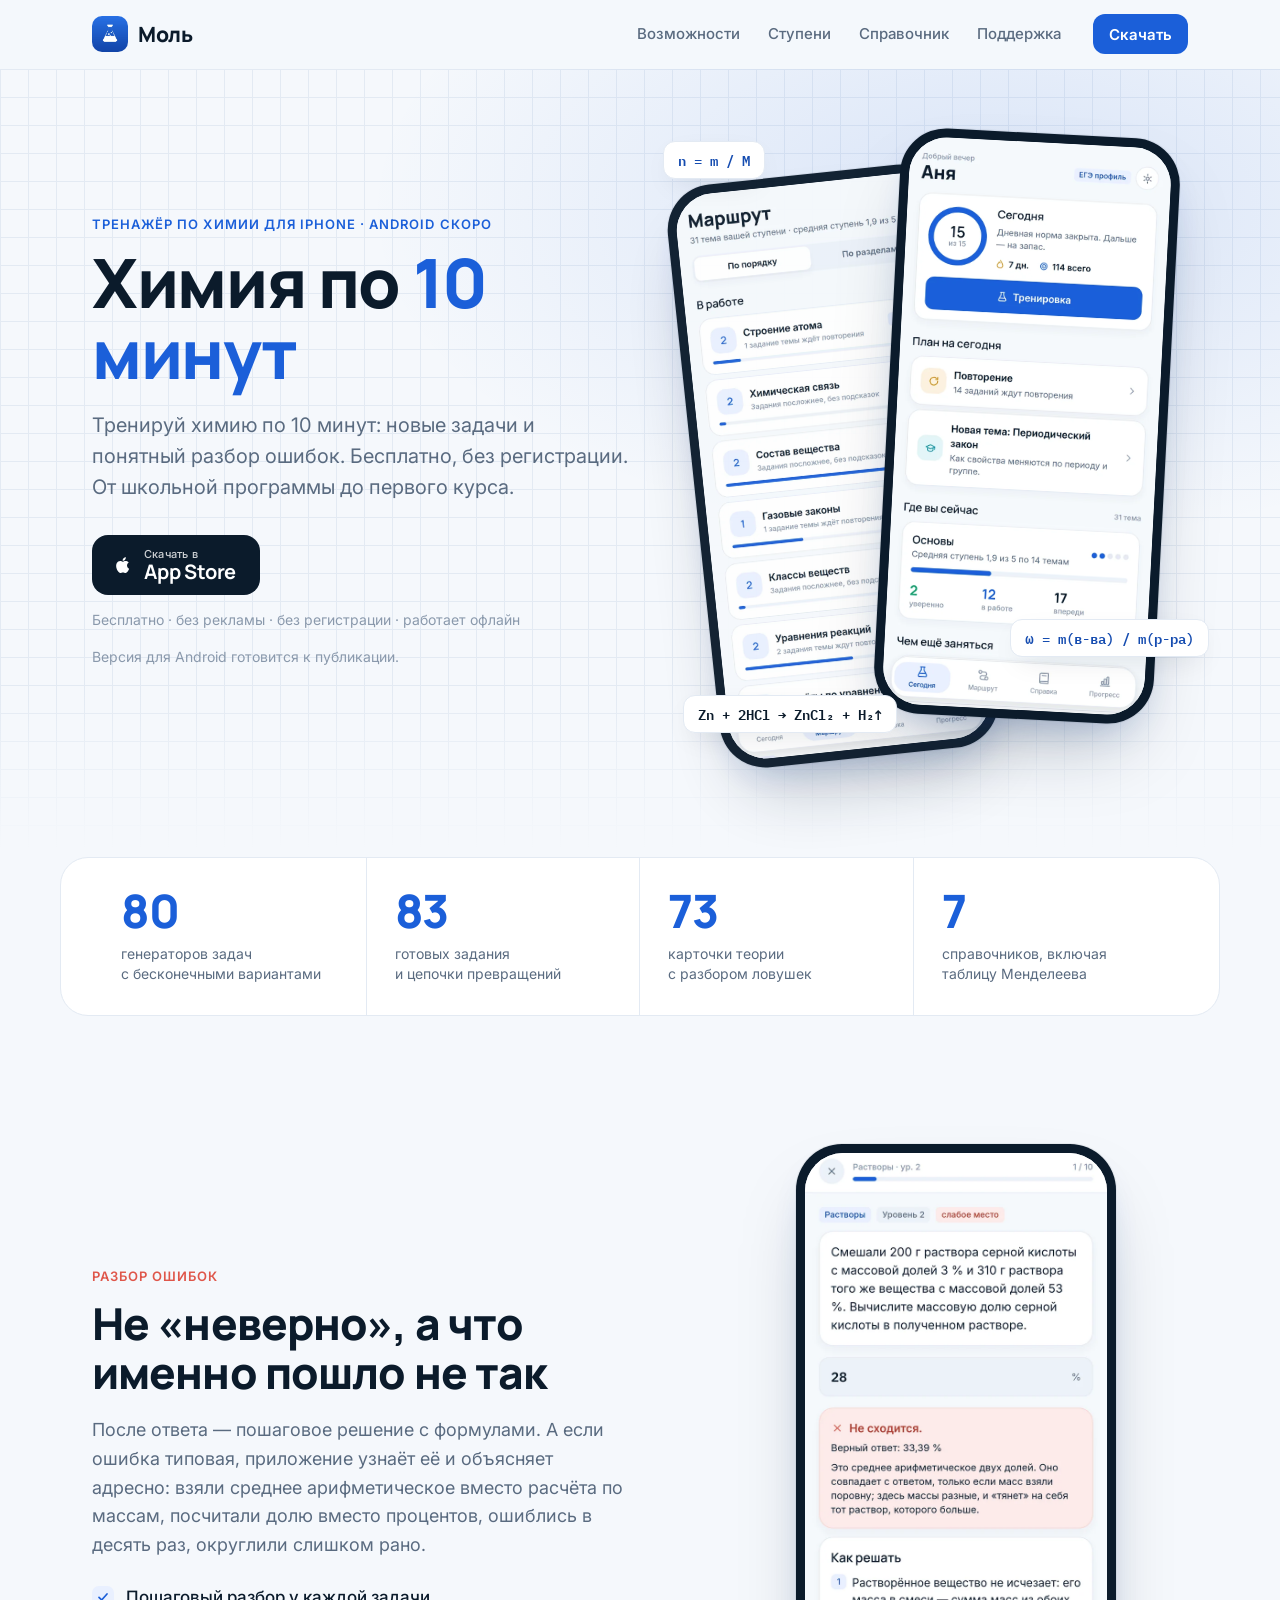
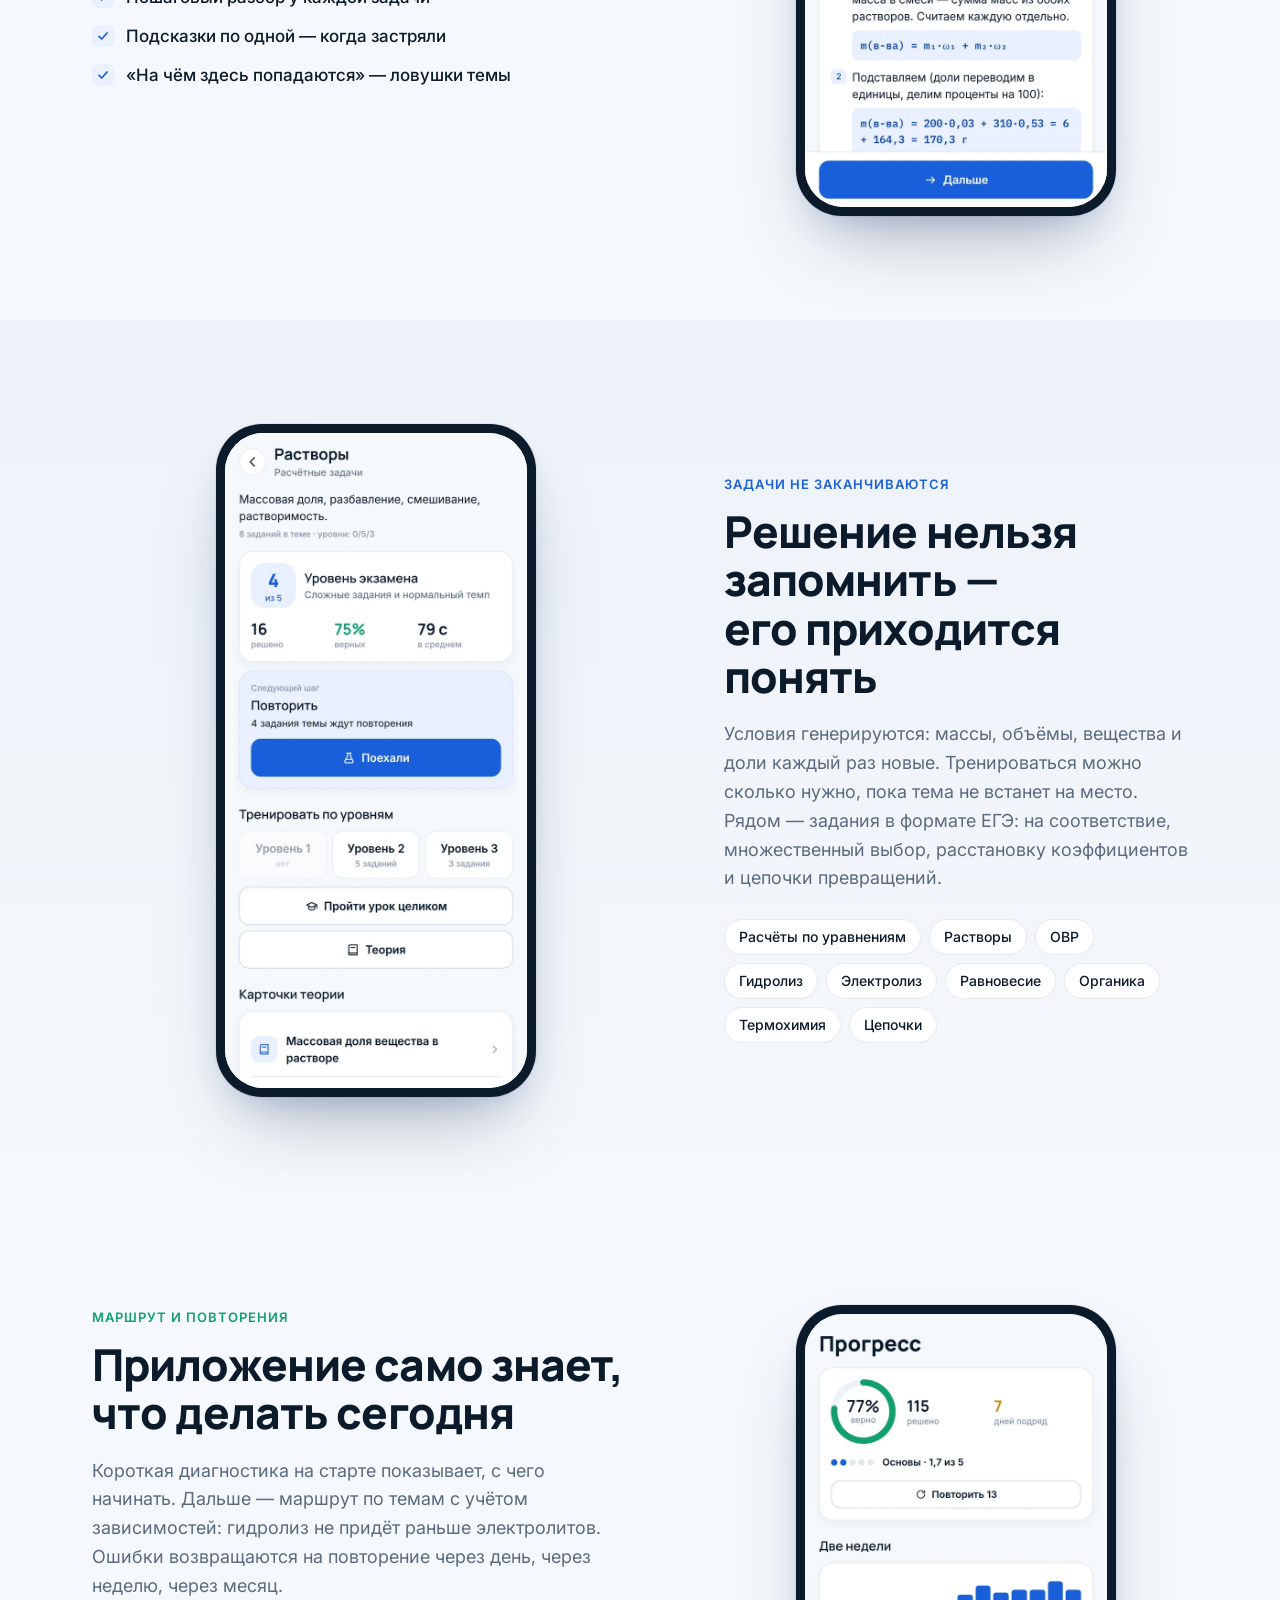
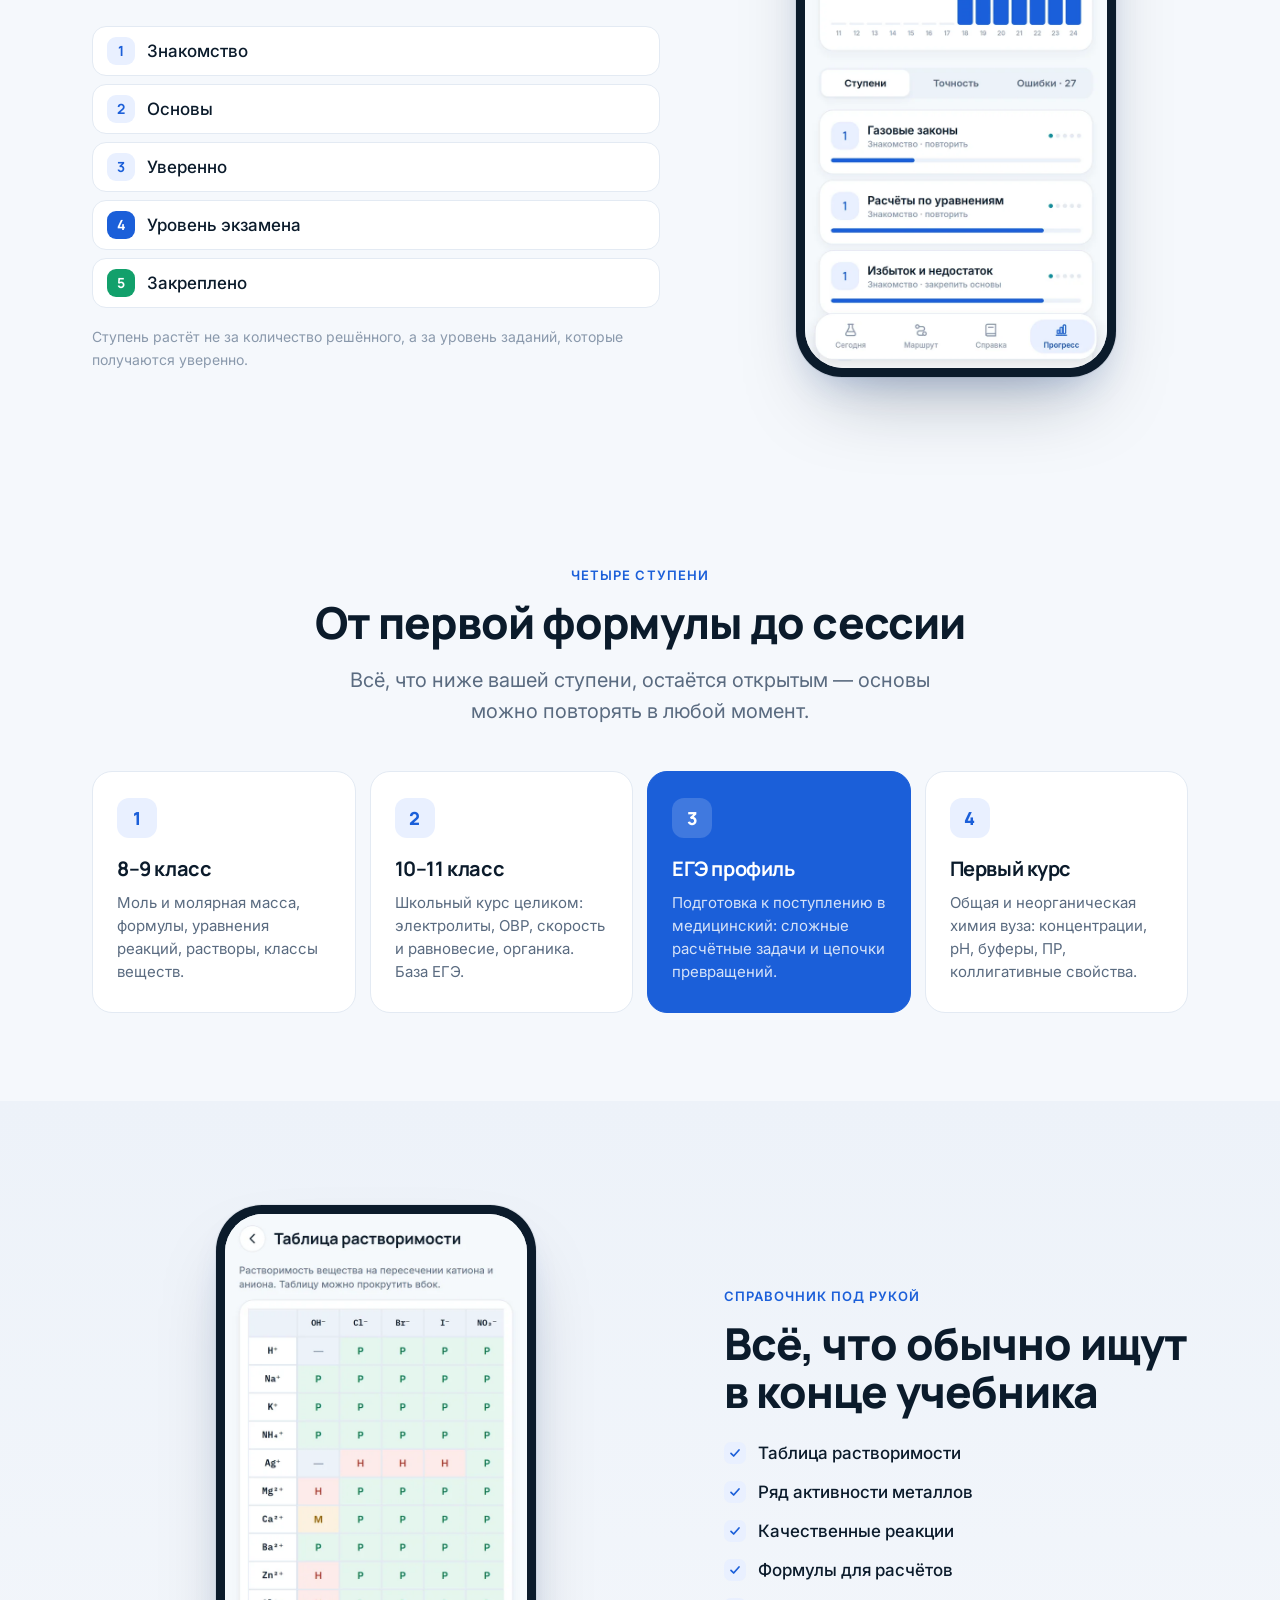
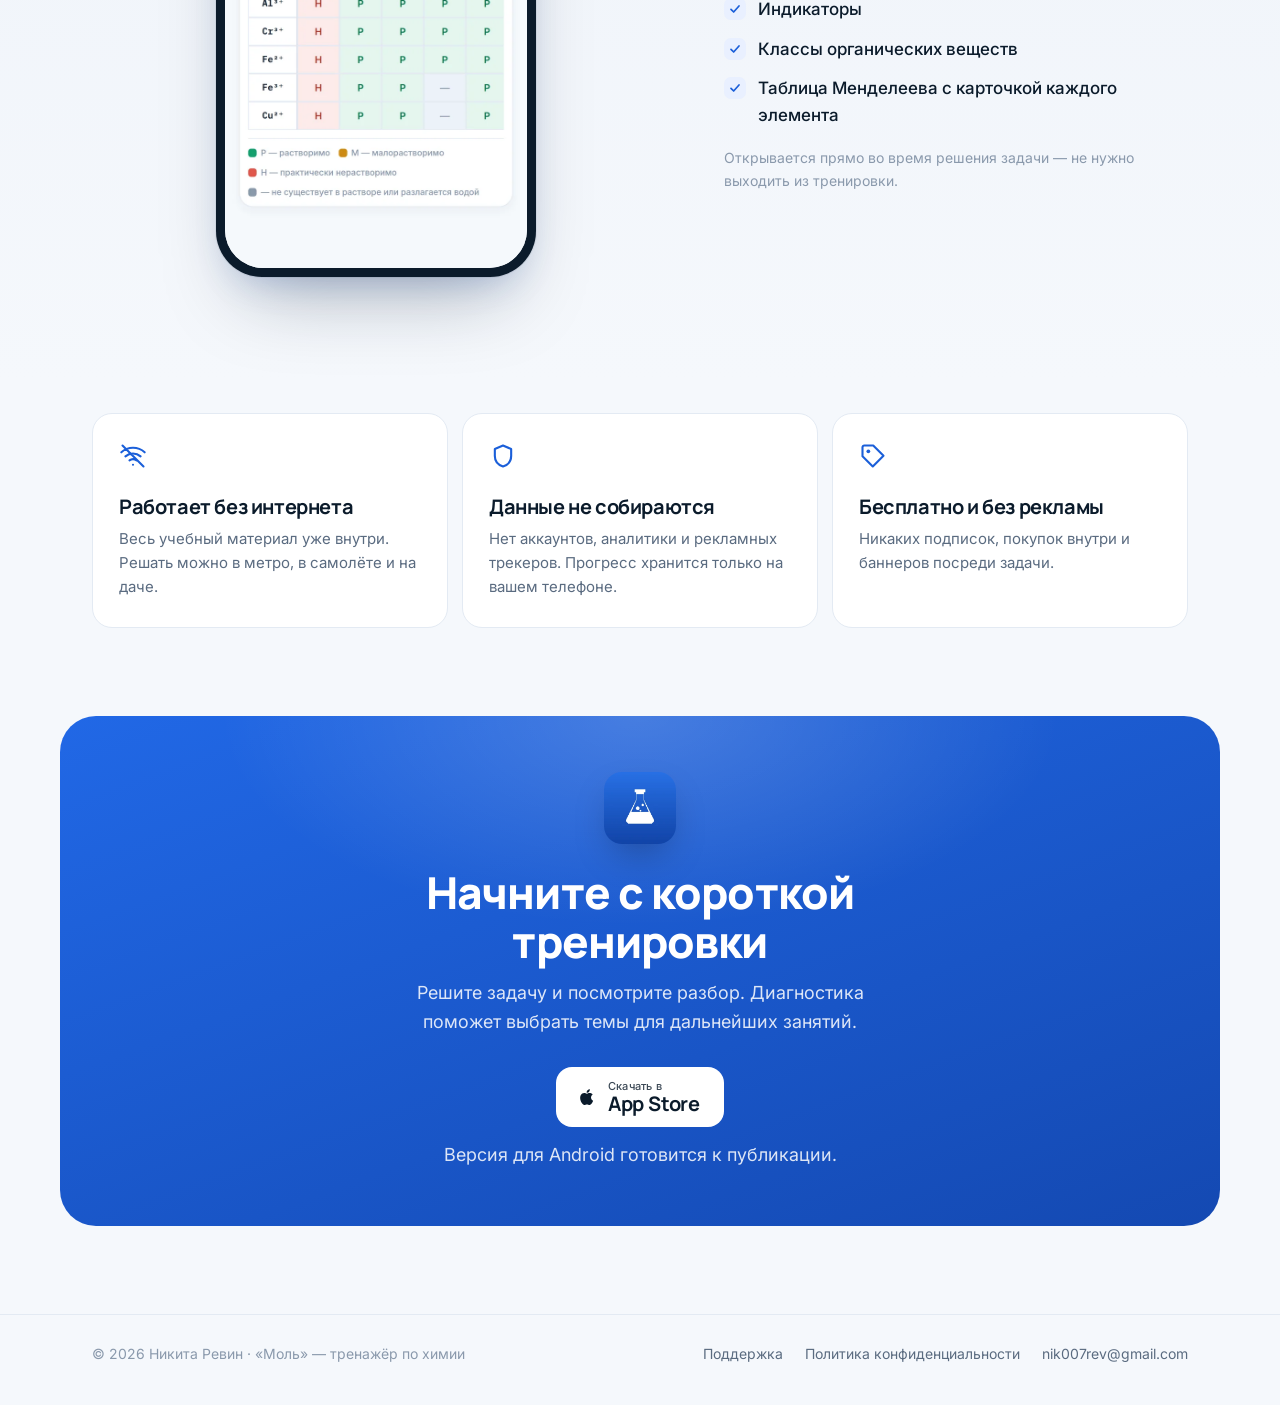
<file: index.html>
<!doctype html>
<html lang="ru">
<head>
<meta charset="utf-8">
<meta name="viewport" content="width=device-width, initial-scale=1, viewport-fit=cover">
<title>Моль — тренажёр по химии</title>
<meta name="description" content="Тренажёр по химии от 8 класса до первого курса медицинского: задачи с новыми числами каждый раз, разбор каждой ошибки, маршрут по темам и справочник. Работает без интернета.">
<meta name="theme-color" content="#F5F8FC">
<meta name="color-scheme" content="light">
<meta property="og:type" content="website">
<meta property="og:title" content="Моль — тренажёр по химии">
<meta property="og:description" content="Задачи, которые не заканчиваются, и разбор каждой ошибки. От школы до первого курса меда.">
<meta property="og:image" content="https://nikrev.github.io/mol/img/og.png">
<meta property="og:locale" content="ru_RU">
<meta name="twitter:card" content="summary_large_image">
<link rel="icon" type="image/png" href="img/favicon.png">
<link rel="apple-touch-icon" href="img/apple-touch-icon.png">
<link rel="preconnect" href="https://fonts.googleapis.com">
<link rel="preconnect" href="https://fonts.gstatic.com" crossorigin>
<link href="https://fonts.googleapis.com/css2?family=IBM+Plex+Mono:wght@400;600&family=Inter:wght@400;500;600&family=Manrope:wght@600;700;800&display=swap" rel="stylesheet">
<link rel="stylesheet" href="style.css">
<script type="application/ld+json">
{
  "@context": "https://schema.org",
  "@type": "SoftwareApplication",
  "name": "Моль — тренажёр по химии",
  "operatingSystem": "iOS",
  "applicationCategory": "EducationalApplication",
  "inLanguage": "ru",
  "offers": { "@type": "Offer", "price": "0", "priceCurrency": "RUB" },
  "author": { "@type": "Person", "name": "Никита Ревин" }
}
</script>
</head>
<body>

<header class="top">
  <div class="wrap top__row">
    <a class="brand" href="./" aria-label="Моль — на главную">
      <img src="img/icon.webp" width="36" height="36" alt="">
      <span>Моль</span>
    </a>
    <nav class="top__nav" aria-label="Разделы">
      <a href="#features">Возможности</a>
      <a href="#stages">Ступени</a>
      <a href="#reference">Справочник</a>
      <a href="support.html">Поддержка</a>
    </nav>
    <a class="btn btn--small" href="#get">Скачать</a>
  </div>
</header>

<main>

<!-- ─── Первый экран ─────────────────────────────────────────── -->
<section class="hero">
  <div class="wrap hero__grid">
    <div class="hero__text">
      <p class="eyebrow">Тренажёр по химии для iPhone · Android скоро</p>
      <h1>Химия по <em>10 минут</em></h1>
      <p class="lead">
        Тренируй химию по 10 минут: новые задачи и понятный разбор ошибок.
        Бесплатно, без регистрации. От школьной программы до первого курса.
      </p>
      <div class="hero__cta" id="get">
        <a class="btn btn--store" href="https://apps.apple.com/ru/app/id6816061326" aria-label="Скачать Моль в App Store">
          <svg width="22" height="22" viewBox="0 0 24 24" aria-hidden="true"><path fill="currentColor" d="M16.37 12.62c-.02-2.2 1.8-3.26 1.88-3.31-1.03-1.5-2.62-1.7-3.18-1.73-1.35-.14-2.64.8-3.33.8-.69 0-1.74-.78-2.87-.76-1.47.02-2.83.86-3.59 2.18-1.53 2.66-.39 6.6 1.1 8.76.73 1.06 1.6 2.24 2.73 2.2 1.1-.04 1.51-.71 2.84-.71 1.32 0 1.7.71 2.86.69 1.18-.02 1.93-1.07 2.65-2.13.84-1.22 1.18-2.41 1.2-2.47-.03-.01-2.3-.88-2.29-3.52zM14.2 6.16c.6-.73 1.01-1.74.9-2.75-.87.04-1.92.58-2.54 1.3-.56.64-1.05 1.67-.92 2.66.97.07 1.96-.49 2.56-1.21z"/></svg>
          <span><small>Скачать в</small>App Store</span>
        </a>
        <p class="hero__note">Бесплатно · без рекламы · без регистрации · работает офлайн</p>
        <p class="hero__note">Версия для Android готовится к публикации.</p>
      </div>
    </div>

    <div class="hero__art" aria-hidden="true">
      <div class="formula f1">n = m / M</div>
      <div class="formula f2">ω = m(в-ва) / m(р-ра)</div>
      <div class="formula f3">Zn + 2HCl → ZnCl₂ + H₂↑</div>
      <div class="phone phone--back"><img src="img/topics.webp" alt="" width="330" height="715"></div>
      <div class="phone phone--front"><img src="img/home.webp" alt="" width="330" height="715"></div>
    </div>
  </div>
</section>

<!-- ─── Цифры ────────────────────────────────────────────────── -->
<section class="stats" aria-label="Что внутри">
  <div class="wrap stats__row">
    <div><b>80</b><span>генераторов задач<br>с бесконечными вариантами</span></div>
    <div><b>83</b><span>готовых задания<br>и цепочки превращений</span></div>
    <div><b>73</b><span>карточки теории<br>с разбором ловушек</span></div>
    <div><b>7</b><span>справочников, включая<br>таблицу Менделеева</span></div>
  </div>
</section>

<!-- ─── Возможности ──────────────────────────────────────────── -->
<section class="feature" id="features">
  <div class="wrap feature__grid">
    <div class="feature__text">
      <p class="eyebrow eyebrow--coral">Разбор ошибок</p>
      <h2>Не «неверно», а&nbsp;что именно пошло не&nbsp;так</h2>
      <p>
        После ответа — пошаговое решение с формулами. А если ошибка типовая,
        приложение узнаёт её и объясняет адресно: взяли среднее арифметическое
        вместо расчёта по массам, посчитали долю вместо процентов, ошиблись в десять раз,
        округлили слишком рано.
      </p>
      <ul class="ticks">
        <li>Пошаговый разбор у каждой задачи</li>
        <li>Подсказки по одной — когда застряли</li>
        <li>«На чём здесь попадаются» — ловушки темы</li>
      </ul>
    </div>
    <div class="feature__media">
      <div class="phone"><img src="img/practice-wrong.webp" alt="Экран задачи: неверный ответ и объяснение типовой ошибки" width="330" height="715"></div>
    </div>
  </div>
</section>

<section class="feature feature--alt">
  <div class="wrap feature__grid feature__grid--flip">
    <div class="feature__text">
      <p class="eyebrow">Задачи не заканчиваются</p>
      <h2>Решение нельзя запомнить — его&nbsp;приходится понять</h2>
      <p>
        Условия генерируются: массы, объёмы, вещества и доли каждый раз новые.
        Тренироваться можно сколько нужно, пока тема не встанет на место.
        Рядом — задания в формате ЕГЭ: на соответствие, множественный выбор,
        расстановку коэффициентов и цепочки превращений.
      </p>
      <div class="chips">
        <span>Расчёты по уравнениям</span><span>Растворы</span><span>ОВР</span>
        <span>Гидролиз</span><span>Электролиз</span><span>Равновесие</span>
        <span>Органика</span><span>Термохимия</span><span>Цепочки</span>
      </div>
    </div>
    <div class="feature__media">
      <div class="phone"><img src="img/topic.webp" alt="Карточка темы «Растворы» со ступенью владения и уровнями заданий" width="330" height="715"></div>
    </div>
  </div>
</section>

<section class="feature">
  <div class="wrap feature__grid">
    <div class="feature__text">
      <p class="eyebrow eyebrow--green">Маршрут и повторения</p>
      <h2>Приложение само знает, что делать сегодня</h2>
      <p>
        Короткая диагностика на старте показывает, с чего начинать. Дальше — маршрут
        по темам с учётом зависимостей: гидролиз не придёт раньше электролитов.
        Ошибки возвращаются на повторение через день, через неделю, через месяц.
      </p>
      <ol class="ladder" aria-label="Ступени владения темой">
        <li><i></i>Знакомство</li>
        <li><i></i>Основы</li>
        <li><i></i>Уверенно</li>
        <li><i></i>Уровень экзамена</li>
        <li><i></i>Закреплено</li>
      </ol>
      <p class="small">Ступень растёт не за количество решённого, а за уровень заданий, которые получаются уверенно.</p>
    </div>
    <div class="feature__media">
      <div class="phone"><img src="img/progress.webp" alt="Экран прогресса: доля верных, дни подряд и график за две недели" width="330" height="715"></div>
    </div>
  </div>
</section>

<!-- ─── Ступени ─────────────────────────────────────────────── -->
<section class="stages" id="stages">
  <div class="wrap">
    <p class="eyebrow center">Четыре ступени</p>
    <h2 class="center">От первой формулы до&nbsp;сессии</h2>
    <p class="lead center narrow">Всё, что ниже вашей ступени, остаётся открытым — основы можно повторять в любой момент.</p>
    <div class="stages__grid">
      <article class="stage">
        <span class="stage__n">1</span>
        <h3>8–9 класс</h3>
        <p>Моль и молярная масса, формулы, уравнения реакций, растворы, классы веществ.</p>
      </article>
      <article class="stage">
        <span class="stage__n">2</span>
        <h3>10–11 класс</h3>
        <p>Школьный курс целиком: электролиты, ОВР, скорость и равновесие, органика. База ЕГЭ.</p>
      </article>
      <article class="stage stage--accent">
        <span class="stage__n">3</span>
        <h3>ЕГЭ профиль</h3>
        <p>Подготовка к поступлению в медицинский: сложные расчётные задачи и цепочки превращений.</p>
      </article>
      <article class="stage">
        <span class="stage__n">4</span>
        <h3>Первый курс</h3>
        <p>Общая и неорганическая химия вуза: концентрации, pH, буферы, ПР, коллигативные свойства.</p>
      </article>
    </div>
  </div>
</section>

<!-- ─── Справочник ──────────────────────────────────────────── -->
<section class="feature feature--alt" id="reference">
  <div class="wrap feature__grid feature__grid--flip">
    <div class="feature__text">
      <p class="eyebrow">Справочник под рукой</p>
      <h2>Всё, что обычно ищут в конце учебника</h2>
      <ul class="ticks">
        <li>Таблица растворимости</li>
        <li>Ряд активности металлов</li>
        <li>Качественные реакции</li>
        <li>Формулы для расчётов</li>
        <li>Индикаторы</li>
        <li>Классы органических веществ</li>
        <li>Таблица Менделеева с карточкой каждого элемента</li>
      </ul>
      <p class="small">Открывается прямо во время решения задачи — не нужно выходить из тренировки.</p>
    </div>
    <div class="feature__media">
      <div class="phone"><img src="img/solubility.webp" alt="Таблица растворимости в приложении" width="330" height="715"></div>
    </div>
  </div>
</section>

<!-- ─── Приватность ─────────────────────────────────────────── -->
<section class="trust">
  <div class="wrap trust__grid">
    <div class="trust__card">
      <svg width="28" height="28" viewBox="0 0 24 24" aria-hidden="true"><path fill="none" stroke="currentColor" stroke-width="1.8" stroke-linecap="round" d="M2 8.8a15 15 0 0 1 20 0M5.5 12.3a10 10 0 0 1 13 0M9 15.8a5 5 0 0 1 6 0M12 19.5h.01M3 3l18 18"/></svg>
      <h3>Работает без интернета</h3>
      <p>Весь учебный материал уже внутри. Решать можно в метро, в самолёте и на даче.</p>
    </div>
    <div class="trust__card">
      <svg width="28" height="28" viewBox="0 0 24 24" aria-hidden="true"><path fill="none" stroke="currentColor" stroke-width="1.8" stroke-linecap="round" stroke-linejoin="round" d="M12 3l7 3v6c0 4.4-3 7.7-7 9-4-1.3-7-4.6-7-9V6l7-3z"/></svg>
      <h3>Данные не собираются</h3>
      <p>Нет аккаунтов, аналитики и рекламных трекеров. Прогресс хранится только на вашем телефоне.</p>
    </div>
    <div class="trust__card">
      <svg width="28" height="28" viewBox="0 0 24 24" aria-hidden="true"><path fill="none" stroke="currentColor" stroke-width="1.8" stroke-linejoin="round" d="M3 12.2V4.5A1.5 1.5 0 0 1 4.5 3h7.7l8.8 8.8-9.2 9.2L3 12.2z"/><circle cx="8" cy="8" r="1.6" fill="currentColor"/></svg>
      <h3>Бесплатно и без рекламы</h3>
      <p>Никаких подписок, покупок внутри и баннеров посреди задачи.</p>
    </div>
  </div>
</section>

<!-- ─── Финал ───────────────────────────────────────────────── -->
<section class="final">
  <div class="wrap final__box">
    <img src="img/icon.webp" width="72" height="72" alt="">
    <h2>Начните с короткой тренировки</h2>
    <p>Решите задачу и посмотрите разбор. Диагностика поможет выбрать темы для дальнейших занятий.</p>
    <a class="btn btn--store btn--light" href="https://apps.apple.com/ru/app/id6816061326">
      <svg width="22" height="22" viewBox="0 0 24 24" aria-hidden="true"><path fill="currentColor" d="M16.37 12.62c-.02-2.2 1.8-3.26 1.88-3.31-1.03-1.5-2.62-1.7-3.18-1.73-1.35-.14-2.64.8-3.33.8-.69 0-1.74-.78-2.87-.76-1.47.02-2.83.86-3.59 2.18-1.53 2.66-.39 6.6 1.1 8.76.73 1.06 1.6 2.24 2.73 2.2 1.1-.04 1.51-.71 2.84-.71 1.32 0 1.7.71 2.86.69 1.18-.02 1.93-1.07 2.65-2.13.84-1.22 1.18-2.41 1.2-2.47-.03-.01-2.3-.88-2.29-3.52zM14.2 6.16c.6-.73 1.01-1.74.9-2.75-.87.04-1.92.58-2.54 1.3-.56.64-1.05 1.67-.92 2.66.97.07 1.96-.49 2.56-1.21z"/></svg>
      <span><small>Скачать в</small>App Store</span>
    </a>
    <p class="hero__note">Версия для Android готовится к публикации.</p>
  </div>
</section>

</main>

<footer class="foot">
  <div class="wrap foot__row">
    <p>© 2026 Никита Ревин · «Моль» — тренажёр по химии</p>
    <nav aria-label="Документы">
      <a href="support.html">Поддержка</a>
      <a href="privacy.html">Политика конфиденциальности</a>
      <a href="mailto:nik007rev@gmail.com">nik007rev@gmail.com</a>
    </nav>
  </div>
</footer>

</body>
</html>
</file>
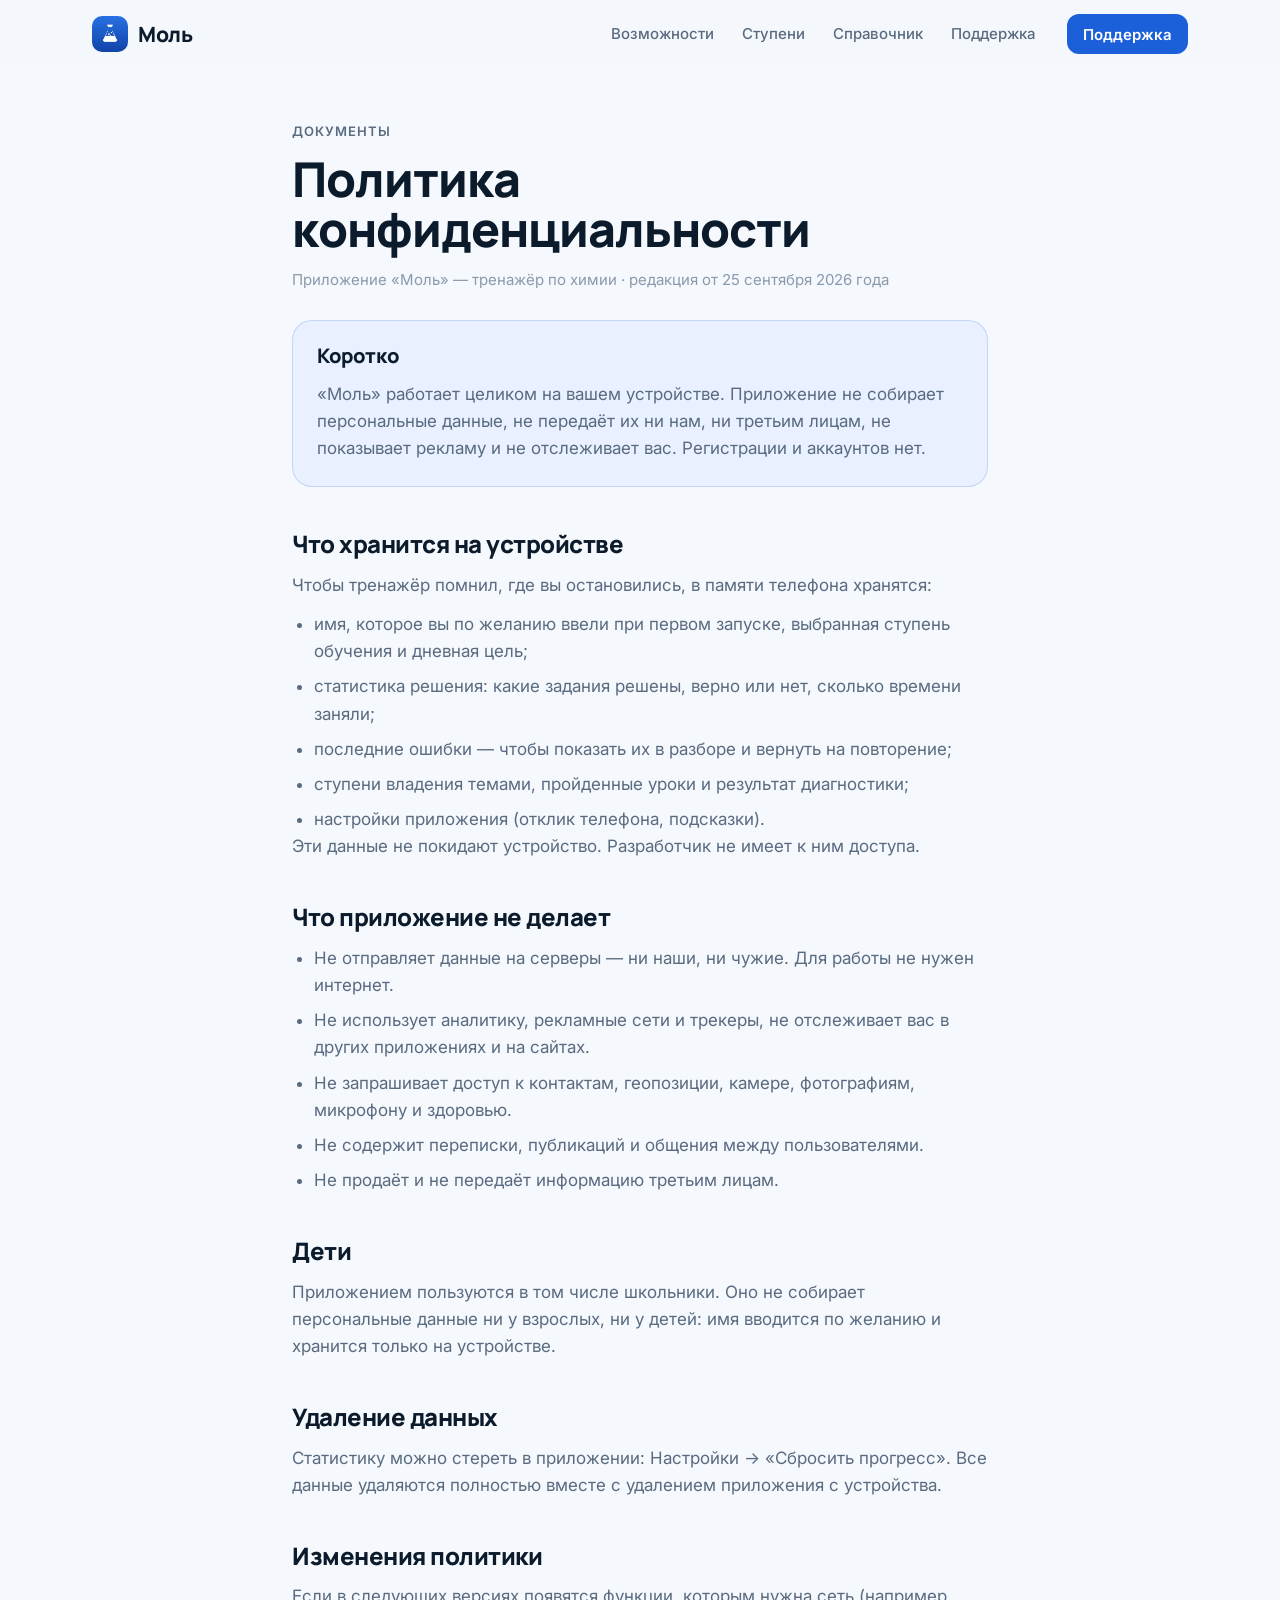
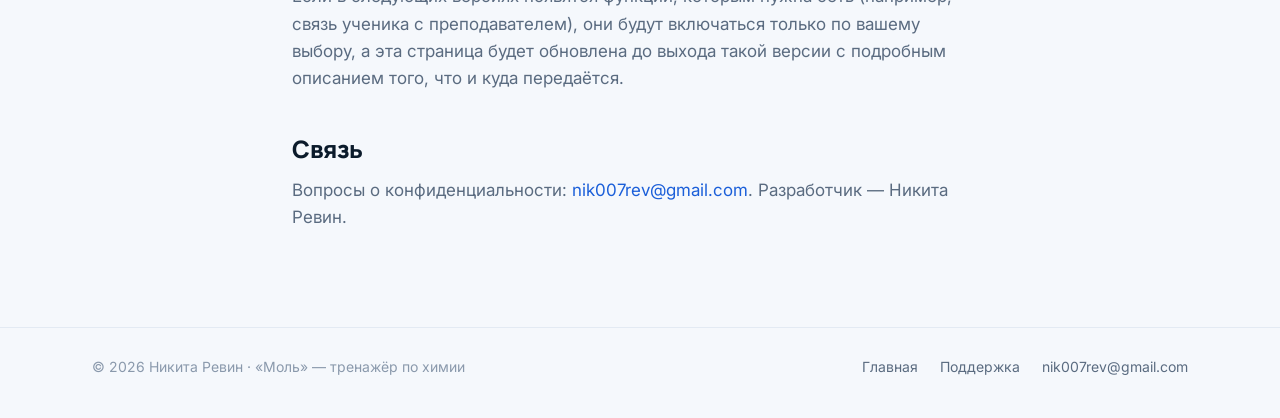
<file: privacy.html>
<!doctype html>
<html lang="ru">
<head>
<meta charset="utf-8">
<meta name="viewport" content="width=device-width, initial-scale=1, viewport-fit=cover">
<title>Политика конфиденциальности — Моль</title>
<meta name="description" content="Политика конфиденциальности приложения «Моль» — тренажёра по химии. Приложение не собирает и не передаёт персональные данные.">
<meta name="theme-color" content="#F5F8FC">
<meta name="color-scheme" content="light">
<link rel="icon" type="image/png" href="img/favicon.png">
<link rel="apple-touch-icon" href="img/apple-touch-icon.png">
<link rel="preconnect" href="https://fonts.googleapis.com">
<link rel="preconnect" href="https://fonts.gstatic.com" crossorigin>
<link href="https://fonts.googleapis.com/css2?family=IBM+Plex+Mono:wght@400;600&family=Inter:wght@400;500;600&family=Manrope:wght@600;700;800&display=swap" rel="stylesheet">
<link rel="stylesheet" href="style.css">
</head>
<body>

<header class="top">
  <div class="wrap top__row">
    <a class="brand" href="./" aria-label="Моль — на главную">
      <img src="img/icon.webp" width="36" height="36" alt="">
      <span>Моль</span>
    </a>
    <nav class="top__nav" aria-label="Разделы">
      <a href="./#features">Возможности</a>
      <a href="./#stages">Ступени</a>
      <a href="./#reference">Справочник</a>
      <a href="support.html">Поддержка</a>
    </nav>
    <a class="btn btn--small" href="support.html">Поддержка</a>
  </div>
</header>

<main class="doc">
  <div class="wrap">
    <p class="eyebrow">Документы</p>
    <h1>Политика конфиденциальности</h1>
    <p class="meta">Приложение «Моль» — тренажёр по химии · редакция от 25 сентября 2026 года</p>

    <div class="box box--brand">
      <h2>Коротко</h2>
      <p>«Моль» работает целиком на вашем устройстве. Приложение не собирает персональные данные, не передаёт их ни нам, ни третьим лицам, не показывает рекламу и не отслеживает вас. Регистрации и аккаунтов нет.</p>
    </div>

    <h2>Что хранится на устройстве</h2>
    <p>Чтобы тренажёр помнил, где вы остановились, в памяти телефона хранятся:</p>
    <ul>
      <li>имя, которое вы по желанию ввели при первом запуске, выбранная ступень обучения и дневная цель;</li>
      <li>статистика решения: какие задания решены, верно или нет, сколько времени заняли;</li>
      <li>последние ошибки — чтобы показать их в разборе и вернуть на повторение;</li>
      <li>ступени владения темами, пройденные уроки и результат диагностики;</li>
      <li>настройки приложения (отклик телефона, подсказки).</li>
    </ul>
    <p>Эти данные не покидают устройство. Разработчик не имеет к ним доступа.</p>

    <h2>Что приложение не делает</h2>
    <ul>
      <li>Не отправляет данные на серверы — ни наши, ни чужие. Для работы не нужен интернет.</li>
      <li>Не использует аналитику, рекламные сети и трекеры, не отслеживает вас в других приложениях и на сайтах.</li>
      <li>Не запрашивает доступ к контактам, геопозиции, камере, фотографиям, микрофону и здоровью.</li>
      <li>Не содержит переписки, публикаций и общения между пользователями.</li>
      <li>Не продаёт и не передаёт информацию третьим лицам.</li>
    </ul>

    <h2>Дети</h2>
    <p>Приложением пользуются в том числе школьники. Оно не собирает персональные данные ни у взрослых, ни у детей: имя вводится по желанию и хранится только на устройстве.</p>

    <h2>Удаление данных</h2>
    <p>Статистику можно стереть в приложении: Настройки → «Сбросить прогресс». Все данные удаляются полностью вместе с удалением приложения с устройства.</p>

    <h2>Изменения политики</h2>
    <p>Если в следующих версиях появятся функции, которым нужна сеть (например, связь ученика с преподавателем), они будут включаться только по вашему выбору, а эта страница будет обновлена до выхода такой версии с подробным описанием того, что и куда передаётся.</p>

    <h2>Связь</h2>
    <p>Вопросы о конфиденциальности: <a href="mailto:nik007rev@gmail.com">nik007rev@gmail.com</a>. Разработчик — Никита Ревин.</p>
  </div>
</main>

<footer class="foot">
  <div class="wrap foot__row">
    <p>© 2026 Никита Ревин · «Моль» — тренажёр по химии</p>
    <nav aria-label="Документы">
      <a href="./">Главная</a>
      <a href="support.html">Поддержка</a>
      <a href="mailto:nik007rev@gmail.com">nik007rev@gmail.com</a>
    </nav>
  </div>
</footer>

</body>
</html>
</file>
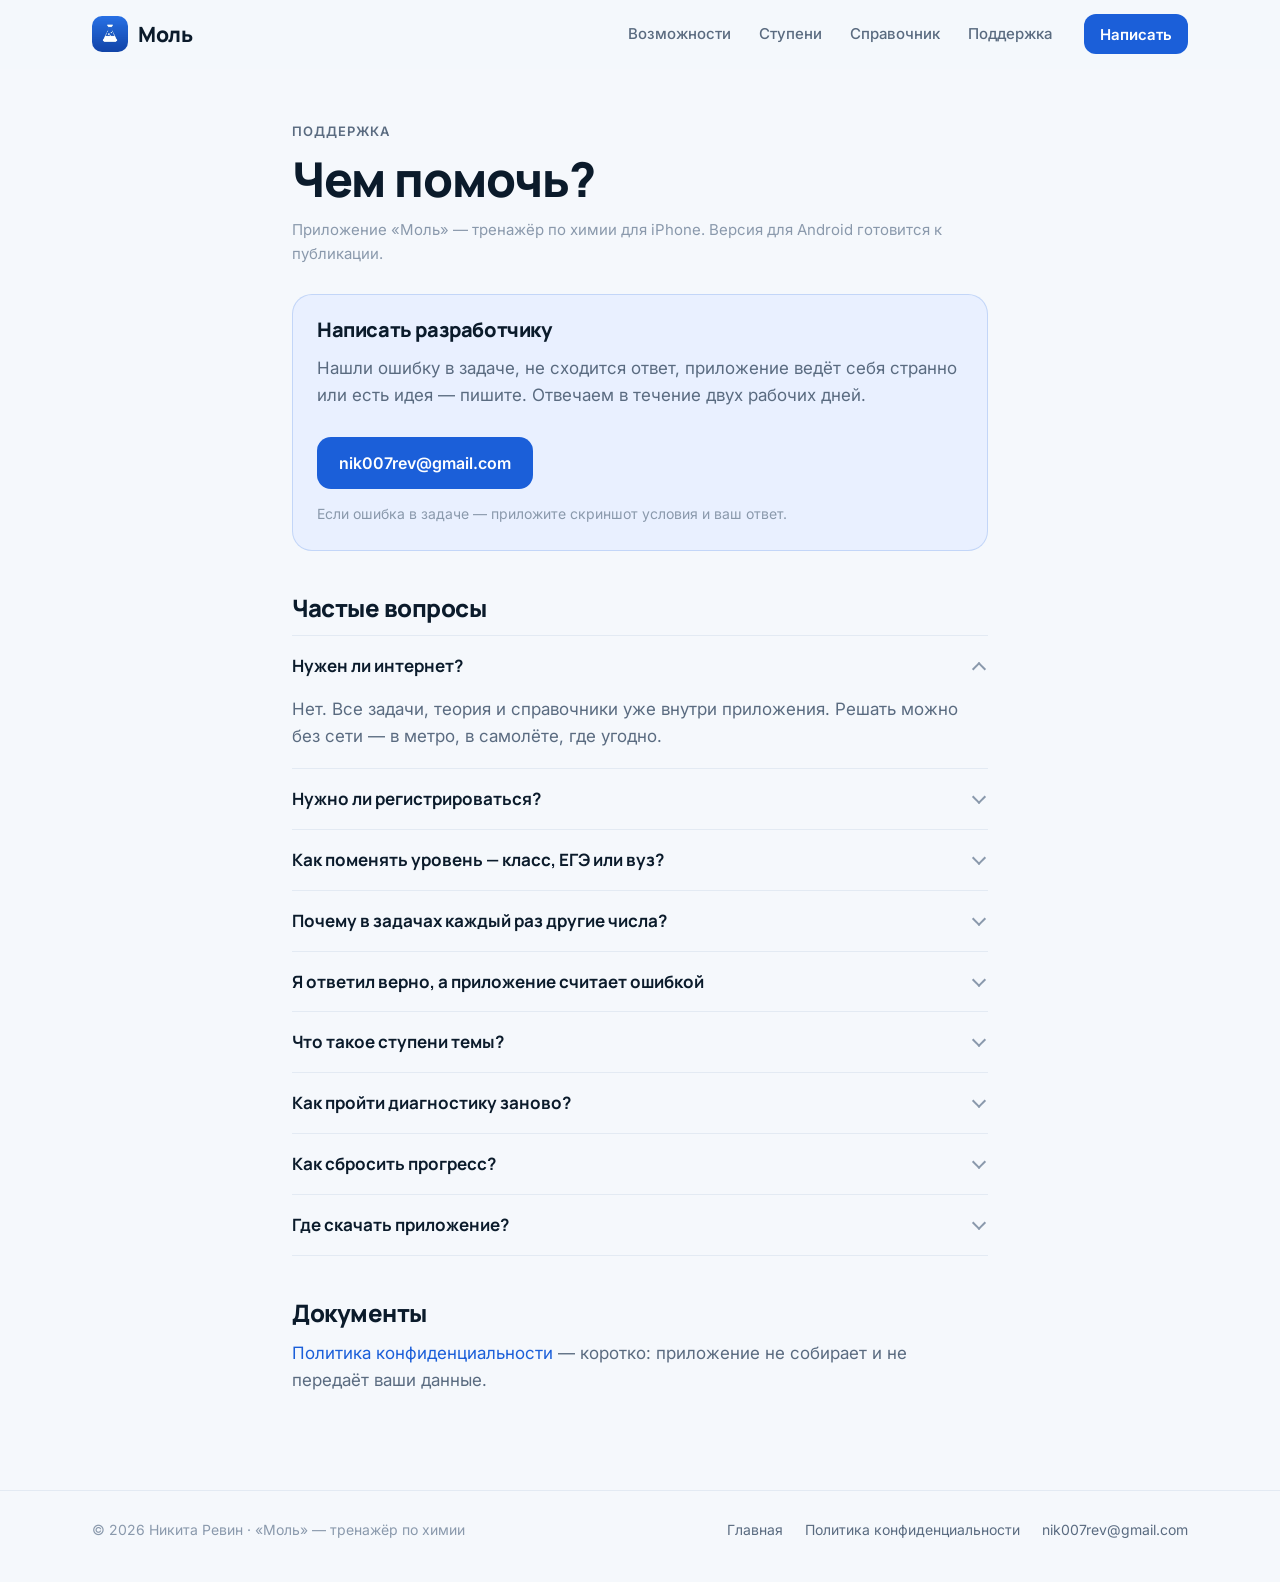
<file: support.html>
<!doctype html>
<html lang="ru">
<head>
<meta charset="utf-8">
<meta name="viewport" content="width=device-width, initial-scale=1, viewport-fit=cover">
<title>Поддержка — Моль</title>
<meta name="description" content="Поддержка приложения «Моль» — тренажёра по химии: ответы на частые вопросы и связь с разработчиком.">
<meta name="theme-color" content="#F5F8FC">
<meta name="color-scheme" content="light">
<link rel="icon" type="image/png" href="img/favicon.png">
<link rel="apple-touch-icon" href="img/apple-touch-icon.png">
<link rel="preconnect" href="https://fonts.googleapis.com">
<link rel="preconnect" href="https://fonts.gstatic.com" crossorigin>
<link href="https://fonts.googleapis.com/css2?family=IBM+Plex+Mono:wght@400;600&family=Inter:wght@400;500;600&family=Manrope:wght@600;700;800&display=swap" rel="stylesheet">
<link rel="stylesheet" href="style.css">
</head>
<body>

<header class="top">
  <div class="wrap top__row">
    <a class="brand" href="./" aria-label="Моль — на главную">
      <img src="img/icon.webp" width="36" height="36" alt="">
      <span>Моль</span>
    </a>
    <nav class="top__nav" aria-label="Разделы">
      <a href="./#features">Возможности</a>
      <a href="./#stages">Ступени</a>
      <a href="./#reference">Справочник</a>
      <a href="support.html" aria-current="page">Поддержка</a>
    </nav>
    <a class="btn btn--small" href="mailto:nik007rev@gmail.com?subject=%D0%9C%D0%BE%D0%BB%D1%8C">Написать</a>
  </div>
</header>

<main class="doc">
  <div class="wrap">
    <p class="eyebrow">Поддержка</p>
    <h1>Чем помочь?</h1>
    <p class="meta">Приложение «Моль» — тренажёр по химии для iPhone. Версия для Android готовится к публикации.</p>

    <div class="box box--brand">
      <h2>Написать разработчику</h2>
      <p>Нашли ошибку в задаче, не сходится ответ, приложение ведёт себя странно или есть идея — пишите. Отвечаем в течение двух рабочих дней.</p>
      <div class="contact">
        <a class="btn" href="mailto:nik007rev@gmail.com?subject=%D0%9C%D0%BE%D0%BB%D1%8C">nik007rev@gmail.com</a>
        <span class="small" style="margin:0">Если ошибка в задаче — приложите скриншот условия и ваш ответ.</span>
      </div>
    </div>

    <h2>Частые вопросы</h2>
    <div class="faq">
      <details open>
        <summary>Нужен ли интернет?</summary>
        <p>Нет. Все задачи, теория и справочники уже внутри приложения. Решать можно без сети — в метро, в самолёте, где угодно.</p>
      </details>
      <details>
        <summary>Нужно ли регистрироваться?</summary>
        <p>Нет. При первом запуске приложение спросит имя (можно пропустить), вашу ступень и сколько задач в день вы хотите решать. Аккаунтов и паролей нет.</p>
      </details>
      <details>
        <summary>Как поменять уровень — класс, ЕГЭ или вуз?</summary>
        <p>Экран «Сегодня» → значок настроек справа вверху → «Уровень». Задания подбираются под выбранную ступень, а всё, что ниже, остаётся доступным для повторения.</p>
      </details>
      <details>
        <summary>Почему в задачах каждый раз другие числа?</summary>
        <p>Условия генерируются: так решение нельзя запомнить, его приходится понять. Методика у задачи одна и та же, а вещества, массы и доли меняются.</p>
      </details>
      <details>
        <summary>Я ответил верно, а приложение считает ошибкой</summary>
        <p>Проверьте единицы измерения (они подписаны справа от поля) и округление: промежуточные значения лучше не округлять, а ответ давать с той точностью, что в условии. Если всё равно не сходится — напишите нам со скриншотом, разберёмся и поправим задачу.</p>
      </details>
      <details>
        <summary>Что такое ступени темы?</summary>
        <p>У каждой темы пять ступеней: знакомство, основы, уверенно, уровень экзамена, закреплено. Ступень поднимается не за количество решённого, а за то, какого уровня задания у вас получаются уверенно. Если в последних ответах по теме много ошибок, тема помечается как «просела», и приложение предложит разобрать её заново.</p>
      </details>
      <details>
        <summary>Как пройти диагностику заново?</summary>
        <p>Настройки → «Обучение» → «Пройти заново». Маршрут по темам перестроится по новым результатам.</p>
      </details>
      <details>
        <summary>Как сбросить прогресс?</summary>
        <p>Настройки → «Сбросить прогресс» внизу экрана. Статистика, ошибки и повторения удалятся, профиль останется. Прогресс хранится только на телефоне, поэтому при удалении приложения он тоже удаляется.</p>
      </details>
      <details id="release">
        <summary>Где скачать приложение?</summary>
        <p>Версия для iPhone уже доступна: <a href="https://apps.apple.com/ru/app/id6816061326">скачать в App Store</a>. Версия для Android готовится к публикации; ссылку на RuStore добавим после её выхода.</p>
      </details>
    </div>

    <h2>Документы</h2>
    <p><a href="privacy.html">Политика конфиденциальности</a> — коротко: приложение не собирает и не передаёт ваши данные.</p>
  </div>
</main>

<footer class="foot">
  <div class="wrap foot__row">
    <p>© 2026 Никита Ревин · «Моль» — тренажёр по химии</p>
    <nav aria-label="Документы">
      <a href="./">Главная</a>
      <a href="privacy.html">Политика конфиденциальности</a>
      <a href="mailto:nik007rev@gmail.com">nik007rev@gmail.com</a>
    </nav>
  </div>
</footer>

</body>
</html>
</file>
<file: style.css>
/* «Моль» — сайт приложения. Оформление «Белая клиника»: светлый фон, тонкие линии,
   глубокий синий как основной цвет, коралл — только для ошибок. */

:root {
  --bg: #F5F8FC;
  --bg2: #EDF2F9;
  --card: #FFFFFF;
  --line: #E3EAF3;
  --line2: #CBD7E6;
  --ink: #0B1B2B;
  --ink2: #5A6B80;
  --ink3: #8A99AC;
  --brand: #1B5FD9;
  --brand-dark: #154CB0;
  --brand-soft: #E9F0FF;
  --coral: #DF564A;
  --coral-soft: #FDEBE9;
  --green: #12A06B;
  --green-soft: #E4F6EE;
  --amber: #CE8A12;
  --teal: #0E8F9E;

  --r-sm: 10px;
  --r-md: 14px;
  --r-lg: 20px;
  --r-xl: 28px;

  --f-display: 'Manrope', system-ui, sans-serif;
  --f-body: 'Inter', system-ui, -apple-system, 'Segoe UI', sans-serif;
  --f-mono: 'IBM Plex Mono', ui-monospace, 'SF Mono', monospace;

  --gutter: 16px;
  color-scheme: light;
}

*, *::before, *::after { box-sizing: border-box; }
html { scroll-behavior: smooth; -webkit-text-size-adjust: 100%; }
body {
  margin: 0;
  background: var(--bg);
  color: var(--ink);
  font: 400 17px/1.6 var(--f-body);
  -webkit-font-smoothing: antialiased;
  overflow-x: hidden;
}
img { display: block; max-width: 100%; height: auto; }
a { color: var(--brand); text-decoration: none; }
a:hover { color: var(--brand-dark); }
h1, h2, h3 { font-family: var(--f-display); color: var(--ink); margin: 0; letter-spacing: -0.02em; }
h1 { font-weight: 800; font-size: clamp(38px, 6.2vw, 68px); line-height: 1.04; }
h2 { font-weight: 800; font-size: clamp(28px, 4vw, 44px); line-height: 1.1; }
h3 { font-weight: 700; font-size: 20px; line-height: 1.25; }
p { margin: 0; }
:focus-visible { outline: 3px solid color-mix(in srgb, var(--brand) 45%, transparent); outline-offset: 3px; border-radius: 6px; }

.wrap { width: 100%; max-width: 1160px; margin: 0 auto; padding: 0 var(--gutter); }
@media (min-width: 720px) { :root { --gutter: 32px; } }

.eyebrow {
  font: 600 13px/1 var(--f-body);
  letter-spacing: .08em; text-transform: uppercase;
  color: var(--brand); margin-bottom: 16px;
}
.eyebrow--coral { color: var(--coral); }
.eyebrow--green { color: var(--green); }
.center { text-align: center; }
.narrow { max-width: 620px; margin-left: auto; margin-right: auto; }
.lead { font-size: clamp(17px, 1.6vw, 20px); line-height: 1.55; color: var(--ink2); }
.small { font-size: 14px; color: var(--ink3); margin-top: 18px; }

/* ── кнопки ───────────────────────────────────────── */
.btn {
  display: inline-flex; align-items: center; justify-content: center; gap: 10px;
  height: 52px; padding: 0 22px; border-radius: var(--r-md);
  background: var(--brand); color: #fff;
  font: 600 16px/1 var(--f-body);
  transition: background .15s, transform .15s;
}
.btn:hover { background: var(--brand-dark); color: #fff; }
.btn:active { transform: translateY(1px); }
.btn--small { height: 40px; padding: 0 16px; font-size: 15px; border-radius: 12px; }
.btn--store { height: 60px; padding: 0 24px 0 20px; background: var(--ink); border-radius: 16px; }
.btn--store:hover { background: #1c2f44; }
.btn--store span { display: flex; flex-direction: column; align-items: flex-start; font: 700 20px/1.05 var(--f-display); letter-spacing: -.01em; }
.btn--store small { font: 500 11px/1.2 var(--f-body); letter-spacing: .02em; opacity: .8; }
.btn--light { background: #fff; color: var(--ink); }
.btn--light:hover { background: var(--brand-soft); color: var(--ink); }

/* ── шапка ────────────────────────────────────────── */
.top {
  position: sticky; top: 0; z-index: 10;
  background: color-mix(in srgb, var(--bg) 82%, transparent);
  backdrop-filter: saturate(1.4) blur(14px);
  -webkit-backdrop-filter: saturate(1.4) blur(14px);
  border-bottom: 1px solid transparent;
}
.top__row { display: flex; align-items: center; gap: 24px; height: 68px; }
.brand { display: flex; align-items: center; gap: 10px; color: var(--ink); font: 800 21px/1 var(--f-display); letter-spacing: -.02em; }
.brand:hover { color: var(--ink); }
.brand img { border-radius: 10px; }
.top__nav { display: none; gap: 28px; margin-left: auto; }
.top__nav a { color: var(--ink2); font-size: 15px; font-weight: 500; }
.top__nav a:hover { color: var(--ink); }
.top .btn { margin-left: auto; }
@media (min-width: 860px) {
  .top__nav { display: flex; }
  .top .btn { margin-left: 8px; }
}

/* ── первый экран ─────────────────────────────────── */
.hero {
  position: relative;
  padding: 40px 0 72px;
  background:
    radial-gradient(900px 480px at 78% 18%, color-mix(in srgb, var(--brand) 13%, transparent), transparent 70%),
    linear-gradient(var(--line) 1px, transparent 1px) 0 0 / 28px 28px,
    linear-gradient(90deg, var(--line) 1px, transparent 1px) 0 0 / 28px 28px,
    var(--bg);
  overflow: hidden;
}
.hero::after {
  content: ''; position: absolute; inset: auto 0 0 0; height: 160px;
  background: linear-gradient(transparent, var(--bg));
  pointer-events: none;
}
.hero__grid { position: relative; z-index: 1; display: grid; gap: 48px; align-items: center; }
.hero h1 em { font-style: normal; color: var(--brand); }
.hero .lead { margin-top: 22px; max-width: 540px; }
.hero__cta { margin-top: 32px; display: flex; flex-direction: column; align-items: flex-start; gap: 14px; }
.hero__note { font-size: 14px; color: var(--ink3); }

.hero__art { position: relative; height: 560px; max-width: 520px; width: 100%; margin: 0 auto; }
.hero__art .phone { position: absolute; width: 250px; }
.phone--back { left: 4%; top: 40px; transform: rotate(-6deg); opacity: .96; }
.phone--front { right: 4%; top: 0; transform: rotate(3deg); }
.formula {
  position: absolute; z-index: 2;
  font: 600 14px/1 var(--f-mono); color: var(--brand-dark);
  background: #fff; border: 1px solid var(--line); border-radius: 12px;
  padding: 11px 14px; white-space: nowrap;
  box-shadow: 0 10px 30px -12px rgba(11, 27, 43, .18);
}
.f1 { left: -2%; top: 8px; }
.f2 { right: -4%; bottom: 96px; }
.f3 { left: 2%; bottom: 20px; color: var(--ink); }
@media (max-width: 520px) {
  .hero__art { height: 470px; }
  .hero__art .phone { width: 205px; }
  .phone--back { left: 0; }
  .phone--front { right: 0; }
  .f2 { right: 0; }
  .formula { font-size: 12px; padding: 9px 11px; }
}
@media (min-width: 960px) {
  .hero { padding: 64px 0 96px; }
  .hero__grid { grid-template-columns: 1.05fr 1fr; gap: 40px; }
  .hero__art { height: 620px; }
  .hero__art .phone { width: 280px; }
}

/* ── телефон ──────────────────────────────────────── */
.phone {
  background: #0B1B2B;
  padding: 9px;
  border-radius: 46px;
  box-shadow:
    0 0 0 1px rgba(11, 27, 43, .06),
    0 40px 80px -30px rgba(11, 27, 43, .35),
    0 18px 36px -18px rgba(27, 95, 217, .25);
}
.phone img { width: 100%; border-radius: 38px; aspect-ratio: 1290 / 2796; object-fit: cover; object-position: top; background: var(--bg); }

/* ── цифры ────────────────────────────────────────── */
.stats { padding: 8px 0 24px; }
.stats__row {
  display: grid; grid-template-columns: repeat(2, 1fr);
  background: var(--card); border: 1px solid var(--line); border-radius: var(--r-xl);
  overflow: hidden;
}
.stats__row > div { padding: 24px 22px; border-right: 1px solid var(--line); border-bottom: 1px solid var(--line); }
.stats__row > div:nth-child(2n) { border-right: 0; }
.stats__row > div:nth-child(n+3) { border-bottom: 0; }
.stats b { display: block; font: 800 clamp(34px, 4vw, 46px)/1 var(--f-display); color: var(--brand); letter-spacing: -.03em; }
.stats span { display: block; margin-top: 10px; font-size: 14px; line-height: 1.45; color: var(--ink2); }
@media (min-width: 860px) {
  .stats__row { grid-template-columns: repeat(4, 1fr); }
  .stats__row > div { border-bottom: 0; padding: 30px 28px; }
  .stats__row > div:nth-child(2n) { border-right: 1px solid var(--line); }
  .stats__row > div:last-child { border-right: 0; }
}

/* ── блоки возможностей ───────────────────────────── */
.feature { padding: 72px 0; }
.feature--alt { background: linear-gradient(180deg, var(--bg2), var(--bg)); }
.feature__grid { display: grid; gap: 44px; align-items: center; }
.feature__text p:not(.eyebrow):not(.small) { margin-top: 20px; color: var(--ink2); font-size: 18px; max-width: 540px; }
.feature__media { display: flex; justify-content: center; }
.feature__media .phone { width: min(300px, 78vw); }
@media (min-width: 900px) {
  .feature { padding: 104px 0; }
  .feature__grid { grid-template-columns: 1.1fr .9fr; gap: 64px; }
  .feature__grid--flip .feature__text { order: 2; }
  .feature__grid--flip .feature__media { order: 1; }
  .feature__media .phone { width: 320px; }
}

.ticks { list-style: none; margin: 24px 0 0; padding: 0; display: grid; gap: 12px; }
.ticks li { position: relative; padding-left: 34px; font-weight: 500; }
.ticks li::before {
  content: ''; position: absolute; left: 0; top: 2px; width: 22px; height: 22px; border-radius: 7px;
  background: var(--brand-soft) url("data:image/svg+xml,%3Csvg xmlns='http://www.w3.org/2000/svg' viewBox='0 0 24 24'%3E%3Cpath d='M6 12.5l4 4 8-9' fill='none' stroke='%231B5FD9' stroke-width='2.6' stroke-linecap='round' stroke-linejoin='round'/%3E%3C/svg%3E") center / 16px no-repeat;
}

.chips { display: flex; flex-wrap: wrap; gap: 8px; margin-top: 26px; }
.chips span {
  font: 500 14px/1 var(--f-body); color: var(--ink);
  background: var(--card); border: 1px solid var(--line); border-radius: 999px; padding: 10px 14px;
}

.ladder { list-style: none; padding: 0; margin: 26px 0 0; display: grid; gap: 8px; counter-reset: s; }
.ladder li {
  counter-increment: s;
  display: flex; align-items: center; gap: 12px;
  background: var(--card); border: 1px solid var(--line); border-radius: var(--r-md);
  padding: 10px 14px; font-weight: 500;
}
.ladder li::before {
  content: counter(s); flex: none;
  width: 28px; height: 28px; border-radius: 9px; display: grid; place-items: center;
  font: 700 14px/1 var(--f-display); color: var(--brand); background: var(--brand-soft);
}
.ladder i { display: none; }
.ladder li:nth-child(n+4)::before { color: #fff; background: var(--brand); }
.ladder li:last-child::before { background: var(--green); }

/* ── ступени ──────────────────────────────────────── */
.stages { padding: 88px 0; }
.stages .lead { margin-top: 18px; }
.stages h2 { margin-top: 0; }
.stages__grid { display: grid; gap: 14px; margin-top: 44px; }
@media (min-width: 640px) { .stages__grid { grid-template-columns: repeat(2, 1fr); } }
@media (min-width: 1000px) { .stages__grid { grid-template-columns: repeat(4, 1fr); } }
.stage {
  background: var(--card); border: 1px solid var(--line); border-radius: var(--r-lg);
  padding: 26px 24px 28px;
}
.stage__n {
  display: grid; place-items: center; width: 40px; height: 40px; border-radius: 12px;
  background: var(--brand-soft); color: var(--brand); font: 800 18px/1 var(--f-display);
}
.stage h3 { margin-top: 18px; }
.stage p { margin-top: 10px; color: var(--ink2); font-size: 15px; line-height: 1.55; }
.stage--accent { background: var(--brand); border-color: var(--brand); }
.stage--accent .stage__n { background: rgba(255, 255, 255, .16); color: #fff; }
.stage--accent h3 { color: #fff; }
.stage--accent p { color: rgba(255, 255, 255, .82); }

/* ── доверие ──────────────────────────────────────── */
.trust { padding: 32px 0 88px; }
.trust__grid { display: grid; gap: 14px; }
@media (min-width: 860px) { .trust__grid { grid-template-columns: repeat(3, 1fr); } }
.trust__card {
  background: var(--card); border: 1px solid var(--line); border-radius: var(--r-lg);
  padding: 28px 26px;
}
.trust__card svg { color: var(--brand); }
.trust__card h3 { margin-top: 16px; }
.trust__card p { margin-top: 8px; color: var(--ink2); font-size: 15px; }

/* ── финал ────────────────────────────────────────── */
.final { padding: 0 0 88px; }
.final__box {
  display: flex; flex-direction: column; align-items: center; text-align: center;
  background:
    radial-gradient(600px 300px at 50% 0%, rgba(255, 255, 255, .18), transparent 70%),
    linear-gradient(160deg, #2168E6, #1449B2);
  border-radius: 36px; padding: 56px 24px;
  color: #fff;
}
.final__box img { border-radius: 18px; box-shadow: 0 16px 40px -14px rgba(0, 0, 0, .4); }
.final__box h2 { color: #fff; margin-top: 24px; max-width: 640px; }
.final__box p { margin-top: 14px; color: rgba(255, 255, 255, .85); font-size: 18px; max-width: 520px; }
.final__box .btn { margin-top: 30px; }

/* ── подвал ───────────────────────────────────────── */
.foot { border-top: 1px solid var(--line); padding: 28px 0 40px; }
.foot__row { display: flex; flex-direction: column; gap: 14px; font-size: 14px; color: var(--ink3); }
.foot nav { display: flex; flex-wrap: wrap; gap: 8px 22px; }
.foot a { color: var(--ink2); }
.foot a:hover { color: var(--ink); }
@media (min-width: 860px) { .foot__row { flex-direction: row; justify-content: space-between; align-items: center; } }

/* ── страницы-документы (поддержка, политика) ─────── */
.doc { padding: 56px 0 96px; }
.doc .wrap { max-width: 760px; }
.doc h1 { font-size: clamp(34px, 5vw, 48px); }
.doc .meta { margin-top: 14px; color: var(--ink3); font-size: 15px; }
.doc h2 { font-size: 24px; margin: 44px 0 14px; }
.doc p, .doc li { color: var(--ink2); }
.doc p + p { margin-top: 12px; }
.doc ul { padding-left: 22px; margin: 12px 0 0; }
.doc li + li { margin-top: 8px; }
.box {
  background: var(--card); border: 1px solid var(--line); border-radius: var(--r-lg);
  padding: 24px 24px; margin-top: 28px;
}
.box h2 { margin-top: 0; font-size: 20px; }
.box--brand { background: var(--brand-soft); border-color: color-mix(in srgb, var(--brand) 18%, transparent); }
.contact {
  display: flex; flex-wrap: wrap; align-items: center; gap: 14px 20px; margin-top: 28px;
}
.faq { margin-top: 12px; border-top: 1px solid var(--line); }
.faq details { border-bottom: 1px solid var(--line); }
.faq summary {
  list-style: none; cursor: pointer; padding: 18px 36px 18px 0; position: relative;
  font: 700 17px/1.4 var(--f-display); color: var(--ink);
}
.faq summary::-webkit-details-marker { display: none; }
.faq summary::after {
  content: ''; position: absolute; right: 4px; top: 50%; width: 10px; height: 10px; margin-top: -7px;
  border-right: 2px solid var(--ink3); border-bottom: 2px solid var(--ink3); transform: rotate(45deg);
  transition: transform .2s;
}
.faq details[open] summary::after { transform: rotate(-135deg); margin-top: -2px; }
.faq details p { padding: 0 0 18px; }
</file>
